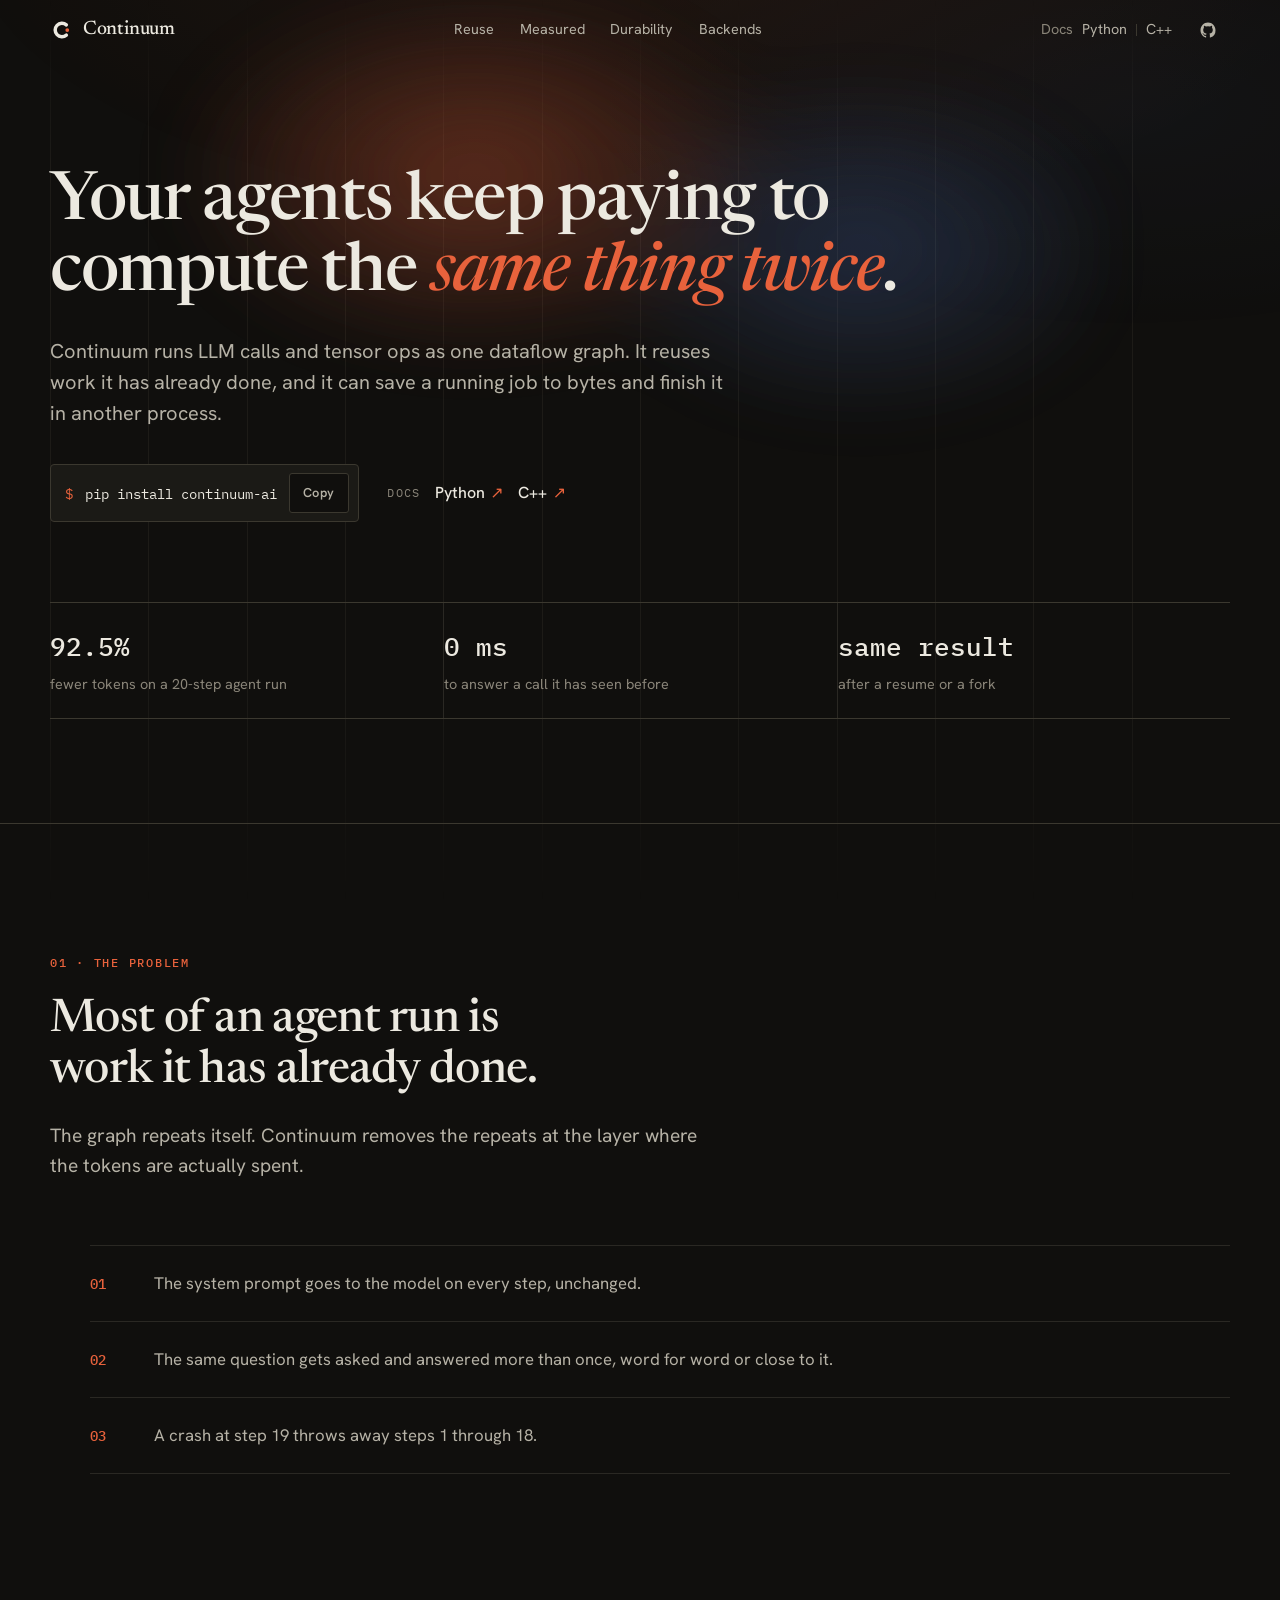
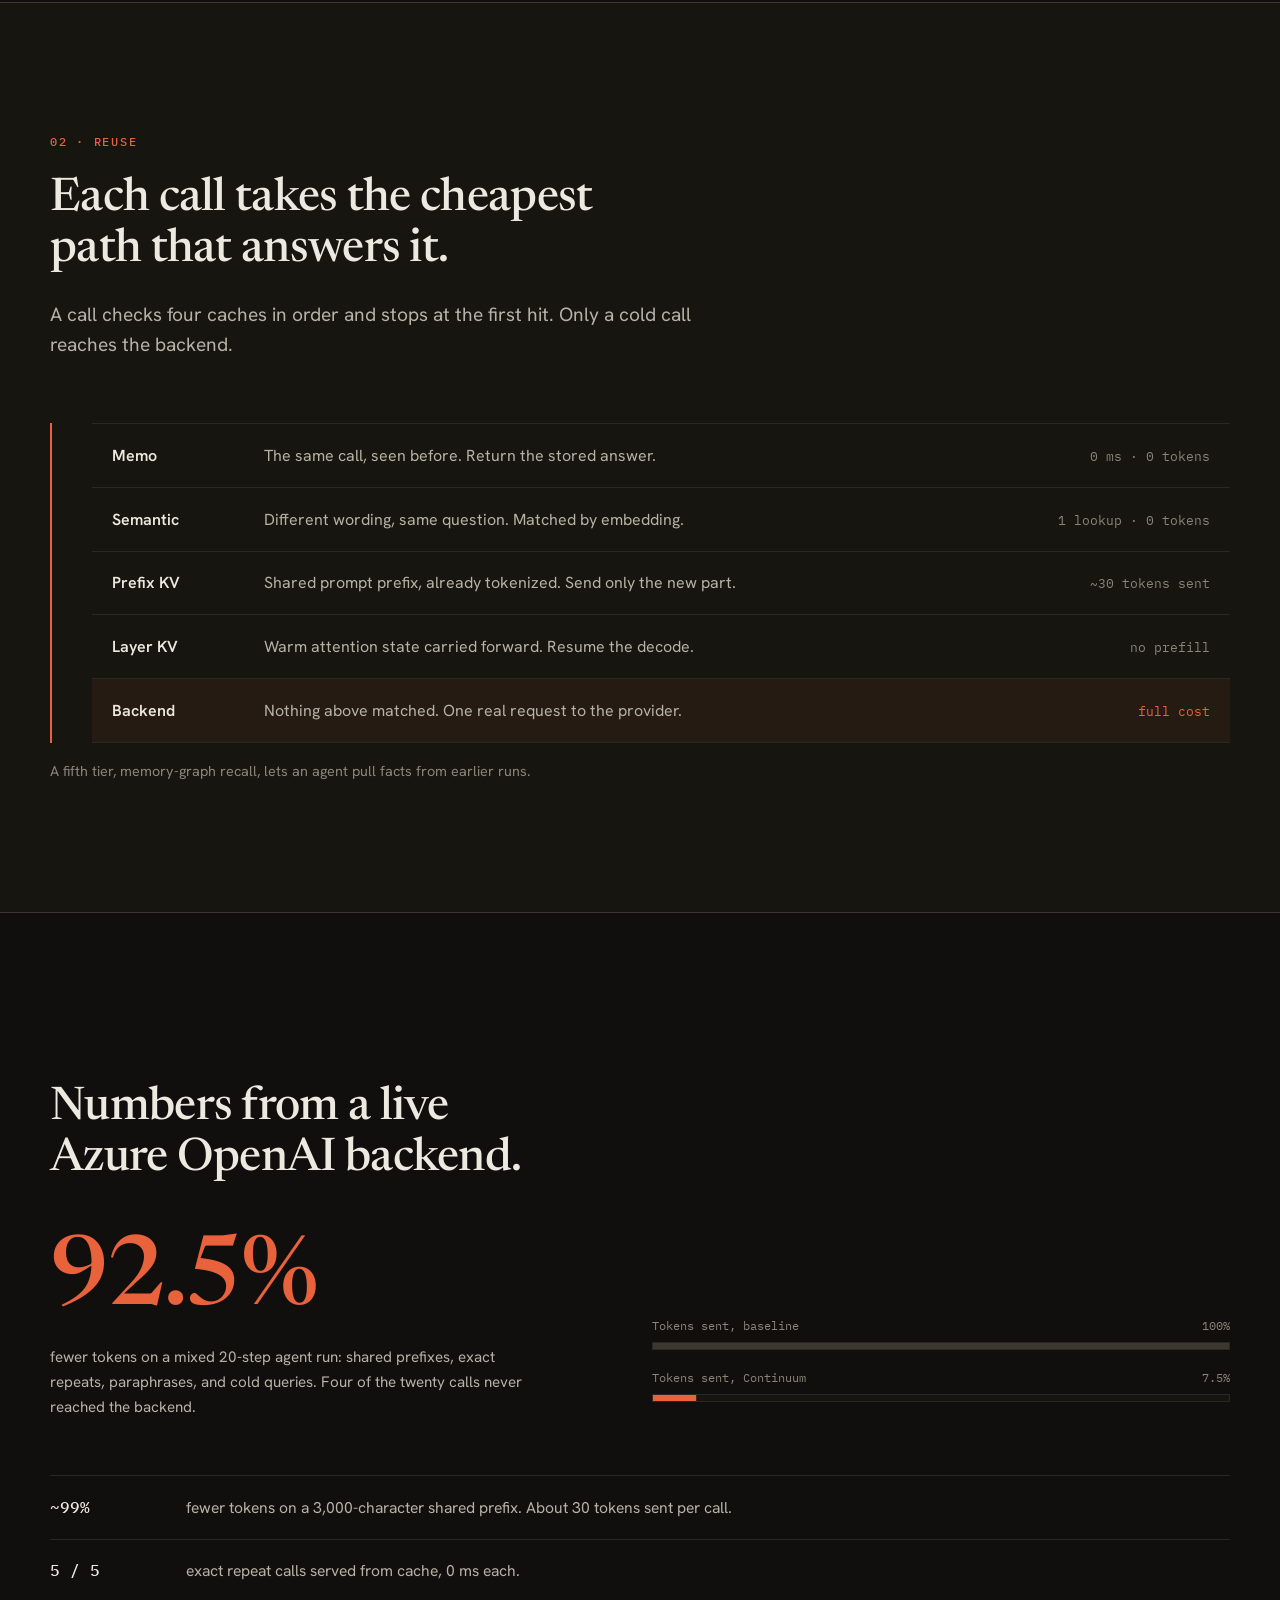
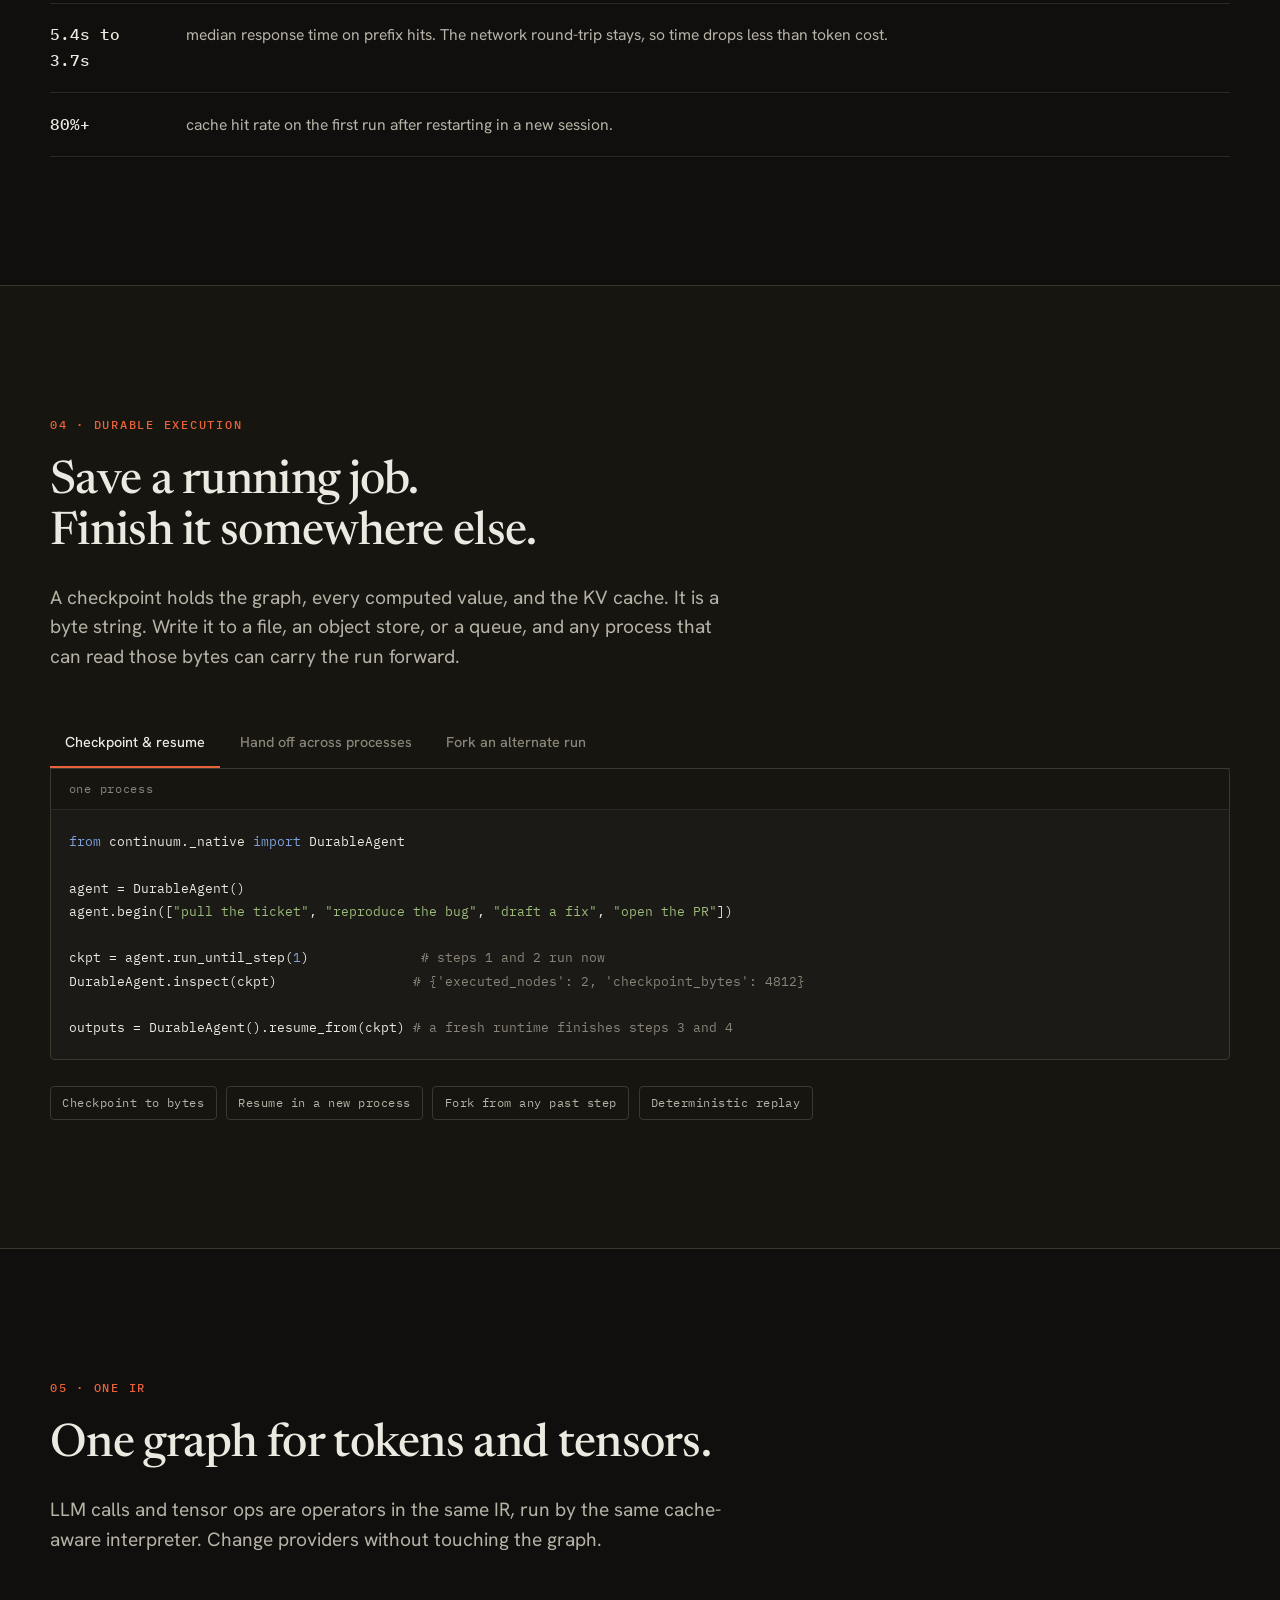
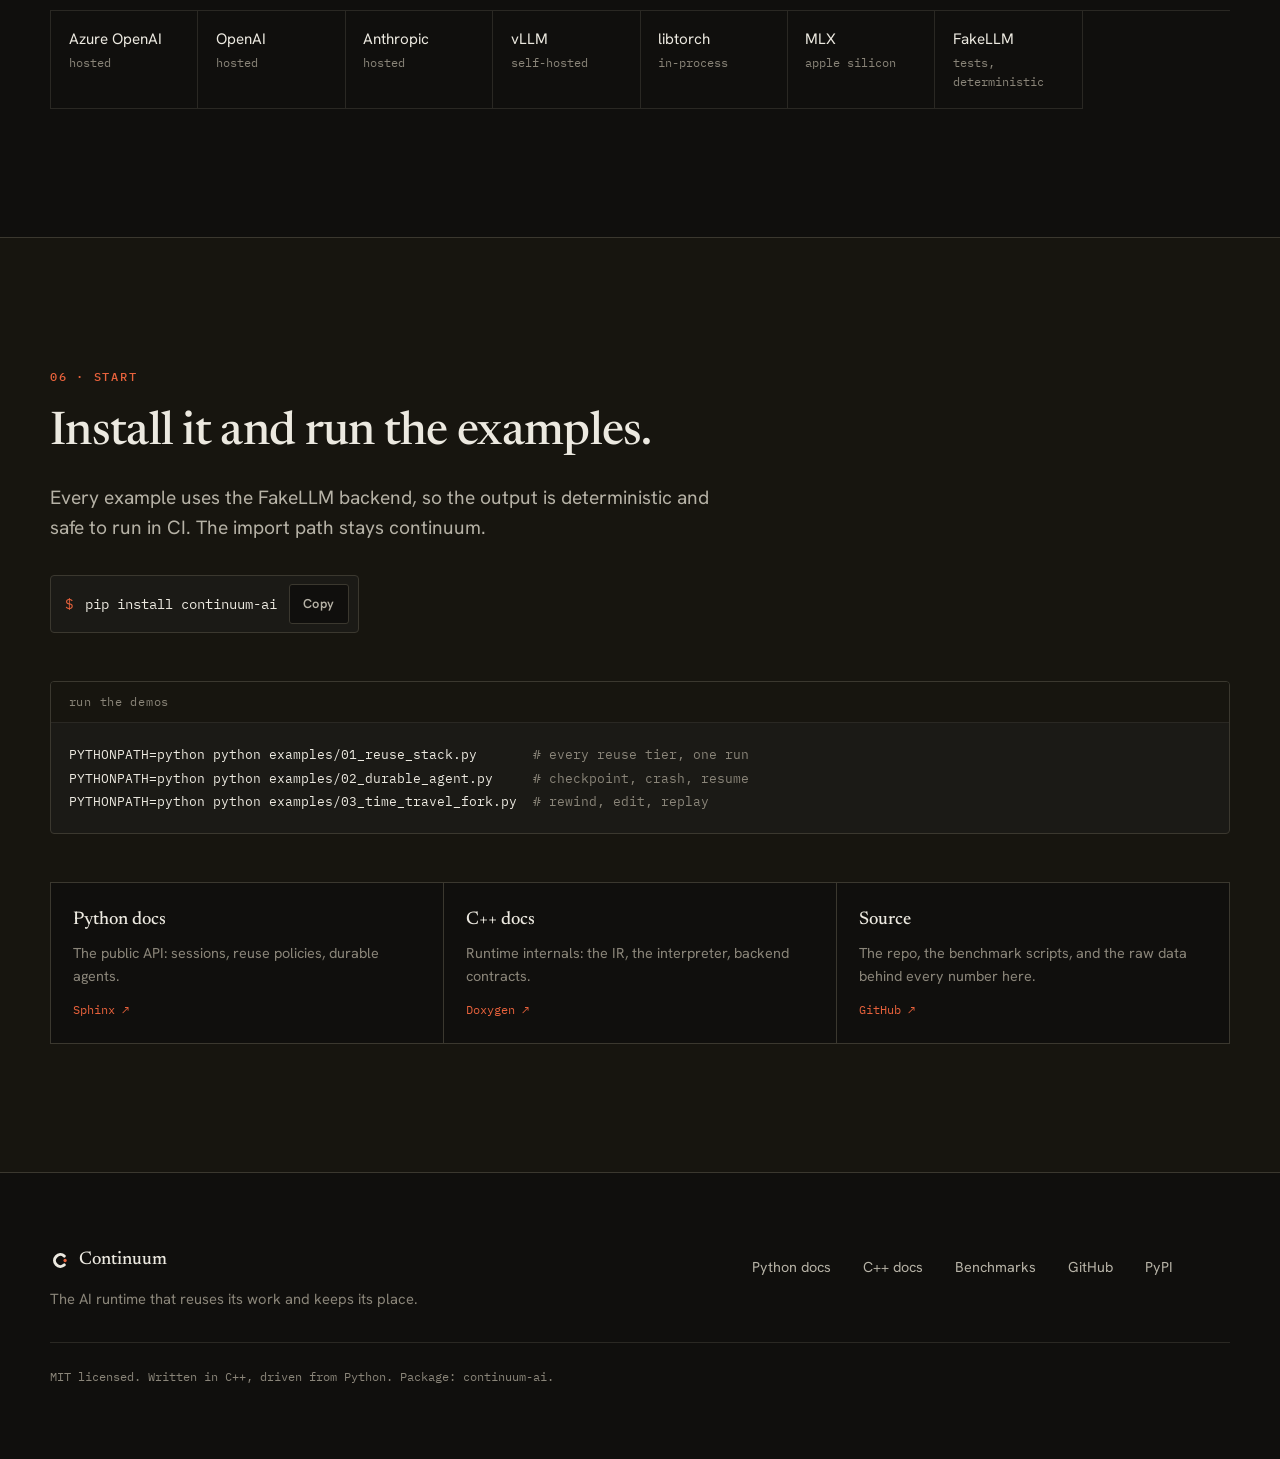
<file: web/index.html>
<!doctype html>
<html lang="en">
<head>
  <meta charset="utf-8" />
  <meta name="viewport" content="width=device-width, initial-scale=1" />
  <title>Continuum, a C++ runtime that reuses its work</title>
  <meta name="description" content="Continuum runs LLM calls and tensor ops as one dataflow graph. It reuses work it has already done, and it can save a running job to bytes and finish it in another process." />
  <meta name="color-scheme" content="dark" />
  <meta name="theme-color" content="#100f0d" />
  <meta property="og:title" content="Continuum" />
  <meta property="og:description" content="A C++ runtime for LLM and tensor workloads. Reuses repeated work; checkpoints a running job to bytes." />
  <meta property="og:type" content="website" />
  <link rel="icon" href="data:image/svg+xml,%3Csvg%20xmlns=%22http://www.w3.org/2000/svg%22%20viewBox=%220%200%2032%2032%22%20fill=%22none%22%3E%3Cpath%20d=%22M21.8%2022.8A9%209%200%201%201%2021.8%209.2%22%20stroke=%22%23e8623c%22%20stroke-width=%224.6%22%20stroke-linecap=%22round%22/%3E%3Ccircle%20cx=%2223%22%20cy=%2216%22%20r=%222.5%22%20fill=%22%23e8623c%22/%3E%3C/svg%3E" />

  <link rel="preconnect" href="https://fonts.googleapis.com" />
  <link rel="preconnect" href="https://fonts.gstatic.com" crossorigin />
  <link href="https://fonts.googleapis.com/css2?family=Newsreader:ital,opsz,wght@0,6..72,400;0,6..72,500;1,6..72,500&family=Hanken+Grotesk:wght@400;500;600&family=IBM+Plex+Mono:wght@400;500&display=swap" rel="stylesheet" />

  <style>
    /* =========================================================
       Continuum landing page
       Dark engineering instrument: warm near-black ground,
       one rust accent, a visible 12-column grid, serif
       statements, mono for data, one slow breathing glow.
       ========================================================= */
    :root {
      --bg:         #100f0d;
      --bg-2:       #17150f;
      --surface:    #1b1a16;
      --ink:        #ece9e0;
      --ink-2:      #b6b2a6;
      --ink-3:      #8a8579;
      --rule:       #2a2823;
      --rule-2:     #3b382f;
      --accent:     #e8623c;
      --accent-dim: #c14a2a;
      --focus:      #6f9bff;

      --serif: "Newsreader", Georgia, "Times New Roman", serif;
      --sans:  "Hanken Grotesk", ui-sans-serif, system-ui, sans-serif;
      --mono:  "IBM Plex Mono", ui-monospace, "SF Mono", Menlo, Consolas, monospace;

      --maxw: 1180px;
      --gutter: clamp(1.25rem, 4vw, 3rem);
      --colgap: 1.5rem;
      --nav-h: 60px;

      /* code token colours */
      --c-cm: #8a8579;
      --c-st: #9bbb7a;
      --c-kw: #7ea2dd;
    }

    *, *::before, *::after { box-sizing: border-box; }
    * { margin: 0; }

    html {
      -webkit-text-size-adjust: 100%;
      scroll-behavior: smooth;
      scroll-padding-top: calc(var(--nav-h) + 28px);
    }
    @media (prefers-reduced-motion: reduce) { html { scroll-behavior: auto; } }

    body {
      font-family: var(--sans);
      font-size: 1rem;
      line-height: 1.62;
      color: var(--ink-2);
      background-color: var(--bg);
      -webkit-font-smoothing: antialiased;
      text-rendering: optimizeLegibility;
      overflow-x: hidden;
    }

    /* a slow, low-contrast glow so the page reads as alive, not static */
    body::after {
      content: "";
      position: fixed;
      inset: 0;
      z-index: 0;
      pointer-events: none;
      background:
        radial-gradient(90% 55% at 50% -8%, rgba(232, 98, 60, 0.10), transparent 62%),
        radial-gradient(70% 45% at 88% 12%, rgba(111, 155, 255, 0.05), transparent 60%);
      opacity: 0.75;
    }

    /* the visible 12-column grid, drawn once, fixed */
    .grid-rules {
      position: fixed;
      inset: 0;
      z-index: 0;
      margin-inline: auto;
      width: min(var(--maxw), calc(100% - (2 * var(--gutter))));
      pointer-events: none;
      background-image: repeating-linear-gradient(
        90deg, var(--rule) 0 1px, transparent 1px calc(100% / 12)
      );
      opacity: 0.5;
      -webkit-mask-image: linear-gradient(180deg, transparent 0, #000 160px, #000 calc(100% - 220px), transparent 100%);
      mask-image: linear-gradient(180deg, transparent 0, #000 160px, #000 calc(100% - 220px), transparent 100%);
    }
    @media (max-width: 1023px) { .grid-rules { display: none; } }

    a { color: inherit; text-decoration: none; }
    a, button { -webkit-tap-highlight-color: transparent; }
    button { touch-action: manipulation; font: inherit; color: inherit; }
    svg { display: block; }
    ::selection { background: rgba(232, 98, 60, 0.24); }

    :focus-visible {
      outline: 2px solid var(--focus);
      outline-offset: 3px;
      border-radius: 2px;
    }

    .sr-only {
      position: absolute; width: 1px; height: 1px;
      padding: 0; margin: -1px; overflow: hidden;
      clip: rect(0 0 0 0); white-space: nowrap; border: 0;
    }
    .skip {
      position: fixed; top: 10px; left: 10px; z-index: 200;
      transform: translateY(-160%);
      background: var(--ink); color: var(--bg);
      padding: 10px 14px; font-family: var(--mono); font-size: 0.8rem;
      transition: transform 0.18s ease;
    }
    .skip:focus { transform: none; }

    /* --- layout primitives --- */
    .shell {
      width: min(var(--maxw), calc(100% - (2 * var(--gutter))));
      margin-inline: auto;
      display: grid;
      grid-template-columns: repeat(12, 1fr);
      column-gap: var(--colgap);
    }
    .band {
      position: relative;
      z-index: 1;
      padding-block: clamp(4.5rem, 10vw, 8rem);
      border-top: 1px solid var(--rule-2);
    }
    .band.alt { background: var(--bg-2); }

    .kicker {
      grid-column: 1 / -1;
      font-family: var(--mono);
      font-size: 0.78rem;
      font-weight: 500;
      letter-spacing: 0.14em;
      text-transform: uppercase;
      color: var(--accent);
      margin-bottom: 1.4rem;
    }
    .statement {
      grid-column: 1 / 9;
      font-family: var(--serif);
      font-weight: 500;
      font-size: clamp(1.8rem, 1.3rem + 2vw, 2.9rem);
      line-height: 1.1;
      letter-spacing: -0.015em;
      color: var(--ink);
      text-wrap: balance;
    }
    .lede {
      grid-column: 1 / 8;
      margin-top: 1.5rem;
      font-size: clamp(1.05rem, 1rem + 0.4vw, 1.2rem);
      line-height: 1.55;
      color: var(--ink-2);
      text-wrap: pretty;
    }
    @media (max-width: 767px) {
      .statement, .lede { grid-column: 1 / -1; }
    }

    /* --- reveal on scroll (opacity + transform only) --- */
    .reveal { opacity: 0; transform: translateY(14px); }
    .reveal.in {
      opacity: 1; transform: none;
      transition: opacity 0.6s ease, transform 0.6s ease;
    }
    @media (prefers-reduced-motion: reduce) {
      .reveal, .reveal.in { opacity: 1; transform: none; transition: none; }
    }

    /* ============ header ============ */
    .nav {
      position: fixed;
      inset: 0 0 auto 0;
      z-index: 100;
      height: var(--nav-h);
      display: flex;
      align-items: center;
      transition: background-color 0.25s ease, box-shadow 0.25s ease;
    }
    .nav[data-scrolled="true"] {
      background: rgba(16, 15, 13, 0.82);
      box-shadow: 0 1px 0 var(--rule-2);
      -webkit-backdrop-filter: saturate(1.3) blur(8px);
      backdrop-filter: saturate(1.3) blur(8px);
    }
    .nav-inner {
      width: min(var(--maxw), calc(100% - (2 * var(--gutter))));
      margin-inline: auto;
      display: flex;
      align-items: center;
      justify-content: space-between;
      gap: 1rem;
    }
    .wordmark {
      display: inline-flex;
      align-items: center;
      gap: 0.55rem;
      font-family: var(--serif);
      font-size: 1.22rem;
      font-weight: 500;
      letter-spacing: -0.01em;
      color: var(--ink);
    }
    .wordmark svg { width: 24px; height: 24px; color: var(--ink); }
    .nav-links { display: flex; align-items: center; gap: 1.6rem; }
    .nav-links a {
      display: inline-flex;
      align-items: center;
      min-height: 44px;
      font-size: 0.9rem;
      color: var(--ink-2);
      transition: color 0.16s ease;
    }
    .nav-links a:hover { color: var(--ink); }
    .nav-right { display: flex; align-items: center; gap: 0.9rem; }
    .nav-docs {
      display: flex;
      align-items: center;
      gap: 0.55rem;
      font-size: 0.9rem;
      color: var(--ink-3);
    }
    .nav-docs a {
      display: inline-flex; align-items: center; min-height: 44px;
      color: var(--ink-2); transition: color 0.16s ease;
    }
    .nav-docs a:hover { color: var(--ink); }
    .nav-docs .sep { width: 1px; height: 12px; background: var(--rule-2); }
    .nav-right .gh {
      display: inline-flex; align-items: center; justify-content: center;
      width: 44px; height: 44px; color: var(--ink-2);
      transition: color 0.16s ease;
    }
    .nav-right .gh:hover { color: var(--ink); }
    @media (max-width: 767px) {
      .nav-links { display: none; }
      .nav-docs .label { display: none; }
    }

    /* ============ hero ============ */
    .hero {
      position: relative;
      z-index: 1;
      padding-top: calc(var(--nav-h) + clamp(3rem, 12vh, 7rem));
      padding-bottom: clamp(3.5rem, 9vw, 6.5rem);
    }
    .hero-aura {
      position: absolute;
      left: 50%;
      top: -6%;
      width: min(920px, 92vw);
      aspect-ratio: 1 / 0.58;
      transform: translateX(-50%);
      z-index: -1;
      pointer-events: none;
      background:
        radial-gradient(48% 50% at 32% 42%, rgba(232, 98, 60, 0.22), transparent 70%),
        radial-gradient(42% 46% at 74% 56%, rgba(111, 155, 255, 0.12), transparent 72%);
      filter: blur(34px);
    }
    @media (prefers-reduced-motion: no-preference) {
      .hero-aura   { animation: breathe 11s ease-in-out infinite; }
      .hero-aura.b { animation: breathe 17s ease-in-out -5s infinite; opacity: 0.8; }
      body::after  { animation: glow 16s ease-in-out infinite; }
    }
    @keyframes breathe {
      0%, 100% { opacity: 0.72; transform: translateX(-50%) scale(1); }
      50%      { opacity: 1;    transform: translateX(-50%) scale(1.06); }
    }
    @keyframes glow {
      0%, 100% { opacity: 0.6; }
      50%      { opacity: 0.95; }
    }
    .hero h1 {
      grid-column: 1 / 10;
      font-family: var(--serif);
      font-weight: 500;
      font-size: clamp(2.4rem, 1.6rem + 3.6vw, 4.2rem);
      line-height: 1.06;
      letter-spacing: -0.02em;
      color: var(--ink);
      text-wrap: balance;
    }
    .hero h1 .mark { color: var(--accent); font-style: italic; }
    .hero p.sub {
      grid-column: 1 / 8;
      margin-top: 1.6rem;
      font-size: clamp(1.05rem, 1rem + 0.45vw, 1.25rem);
      line-height: 1.55;
      color: var(--ink-2);
      text-wrap: pretty;
    }
    .hero .actions {
      grid-column: 1 / -1;
      margin-top: 2.2rem;
      display: flex;
      flex-wrap: wrap;
      align-items: center;
      gap: 1rem 1.75rem;
    }
    @media (max-width: 767px) {
      .hero h1, .hero p.sub { grid-column: 1 / -1; }
    }

    .command {
      display: inline-flex;
      flex-wrap: wrap;
      align-items: center;
      gap: 0.6rem 0.75rem;
      max-width: 100%;
      font-family: var(--mono);
      font-size: 0.9rem;
      color: var(--ink);
      background: var(--surface);
      border: 1px solid var(--rule-2);
      border-radius: 4px;
      padding: 0.5rem 0.6rem 0.5rem 0.85rem;
    }
    .command .sigil { color: var(--accent); user-select: none; }
    .command button {
      display: inline-flex;
      align-items: center;
      min-height: 40px;
      padding: 0 0.85rem;
      font-family: var(--sans);
      font-size: 0.8rem;
      font-weight: 600;
      letter-spacing: 0.02em;
      color: var(--ink-2);
      background: var(--bg);
      border: 1px solid var(--rule-2);
      border-radius: 3px;
      cursor: pointer;
      transition: color 0.16s ease, border-color 0.16s ease;
    }
    .command button:hover { color: var(--ink); border-color: var(--ink-3); }
    .command button[data-done="true"] { color: var(--accent); border-color: var(--accent); }

    .docnav { display: inline-flex; align-items: center; gap: 0.5rem 0.9rem; flex-wrap: wrap; }
    .docnav .lbl { font-family: var(--mono); font-size: 0.76rem; letter-spacing: 0.1em; text-transform: uppercase; color: var(--ink-3); }
    .textlink {
      display: inline-flex;
      align-items: center;
      gap: 0.35rem;
      min-height: 44px;
      font-weight: 500;
      color: var(--ink);
    }
    .textlink .arrow { color: var(--accent); transition: transform 0.16s ease; }
    .textlink:hover { color: var(--accent); }
    .textlink:hover .arrow { transform: translate(2px, -2px); }
    @media (prefers-reduced-motion: reduce) { .textlink:hover .arrow { transform: none; } }

    /* proof strip */
    .proof {
      grid-column: 1 / -1;
      margin-top: clamp(3rem, 7vw, 5rem);
      display: grid;
      grid-template-columns: repeat(3, 1fr);
      border-top: 1px solid var(--rule-2);
      border-bottom: 1px solid var(--rule-2);
    }
    .proof div { padding: 1.4rem 1.5rem 1.4rem 0; border-left: 1px solid var(--rule); }
    .proof div:first-child { border-left: 0; }
    .proof dt {
      font-family: var(--mono);
      font-size: clamp(1.15rem, 0.9rem + 1vw, 1.6rem);
      font-weight: 500;
      font-variant-numeric: tabular-nums;
      color: var(--ink);
    }
    .proof dd { margin-top: 0.35rem; font-size: 0.9rem; color: var(--ink-3); }
    @media (max-width: 620px) {
      .proof { grid-template-columns: 1fr; }
      .proof div { border-left: 0; border-top: 1px solid var(--rule); padding-right: 1.5rem; }
      .proof div:first-child { border-top: 0; }
    }

    /* ============ numbered problem list ============ */
    .points { grid-column: 1 / -1; margin-top: clamp(2.5rem, 5vw, 4rem); }
    .points li {
      list-style: none;
      display: grid;
      grid-template-columns: 3rem 1fr;
      gap: 1rem;
      padding: 1.5rem 0;
      border-top: 1px solid var(--rule);
      font-size: 1.05rem;
      color: var(--ink-2);
    }
    .points li:last-child { border-bottom: 1px solid var(--rule); }
    .points .num {
      font-family: var(--mono);
      font-size: 0.85rem;
      font-weight: 500;
      color: var(--accent);
      padding-top: 0.2rem;
    }

    /* ============ reuse tiers ============ */
    .tiers {
      grid-column: 1 / -1;
      margin-top: clamp(2.5rem, 5vw, 4rem);
      border-left: 2px solid var(--accent);
    }
    .tier {
      list-style: none;
      display: grid;
      grid-template-columns: 8rem 1fr auto;
      align-items: baseline;
      gap: 0.5rem 1.5rem;
      padding: 1.15rem 1.25rem;
      border-top: 1px solid var(--rule);
      transition: background-color 0.16s ease;
    }
    .tier:last-child { border-bottom: 1px solid var(--rule); }
    .tier:hover { background: var(--bg-2); }
    .tier .t-name { font-weight: 600; color: var(--ink); }
    .tier .t-desc { color: var(--ink-2); }
    .tier .t-cost {
      font-family: var(--mono);
      font-size: 0.82rem;
      font-variant-numeric: tabular-nums;
      color: var(--ink-3);
      white-space: nowrap;
    }
    .tier.cold { background: rgba(232, 98, 60, 0.07); }
    .tier.cold .t-cost { color: var(--accent); }
    @media (max-width: 719px) {
      .tier { grid-template-columns: 1fr; gap: 0.3rem; }
      .tier .t-cost { justify-self: start; }
    }
    .tiers-note {
      grid-column: 1 / -1;
      margin-top: 1.1rem;
      font-size: 0.9rem;
      color: var(--ink-3);
    }

    /* ============ measured ============ */
    .bigstat { grid-column: 1 / 6; margin-top: clamp(2rem, 4vw, 3rem); }
    .bigstat .n {
      font-family: var(--serif);
      font-weight: 500;
      font-size: clamp(3rem, 1.5rem + 7vw, 6rem);
      line-height: 1;
      letter-spacing: -0.03em;
      color: var(--accent);
      font-variant-numeric: tabular-nums;
    }
    .bigstat .c { margin-top: 1rem; font-size: 0.95rem; color: var(--ink-2); text-wrap: pretty; }
    .bars { grid-column: 7 / -1; margin-top: clamp(2rem, 4vw, 3rem); align-self: end; }
    .bar-row { margin-bottom: 1.1rem; }
    .bar-row .lbl {
      display: flex; justify-content: space-between;
      font-family: var(--mono); font-size: 0.78rem;
      font-variant-numeric: tabular-nums; color: var(--ink-3);
      margin-bottom: 0.4rem;
    }
    .bar-track { height: 8px; background: var(--bg-2); border: 1px solid var(--rule); }
    .bar-fill { height: 100%; transform: scaleX(0); transform-origin: left; transition: transform 1s ease; }
    .bar-fill.base { background: var(--rule-2); }
    .bar-fill.cont { background: var(--accent); }
    @media (prefers-reduced-motion: reduce) { .bar-fill { transition: none; } }
    @media (max-width: 767px) { .bigstat, .bars { grid-column: 1 / -1; } }

    .results { grid-column: 1 / -1; margin-top: clamp(2.5rem, 5vw, 3.5rem); }
    .results div {
      display: grid;
      grid-template-columns: 7rem 1fr;
      gap: 1rem 1.5rem;
      padding: 1.15rem 0;
      border-top: 1px solid var(--rule);
    }
    .results div:last-child { border-bottom: 1px solid var(--rule); }
    .results dt {
      font-family: var(--mono);
      font-weight: 500;
      font-variant-numeric: tabular-nums;
      color: var(--ink);
    }
    .results dd { color: var(--ink-2); font-size: 0.98rem; text-wrap: pretty; }
    @media (max-width: 559px) { .results div { grid-template-columns: 1fr; gap: 0.3rem; } }

    /* ============ code + tabs ============ */
    .tabs { grid-column: 1 / -1; margin-top: clamp(2rem, 4vw, 3rem); }
    .pills {
      display: flex;
      flex-wrap: wrap;
      gap: 0.25rem;
      border-bottom: 1px solid var(--rule-2);
      margin-bottom: -1px;
    }
    .pills button {
      appearance: none;
      background: transparent;
      border: 0;
      border-bottom: 2px solid transparent;
      padding: 0.7rem 0.95rem;
      min-height: 44px;
      font-size: 0.9rem;
      font-weight: 500;
      color: var(--ink-3);
      cursor: pointer;
      transition: color 0.16s ease, border-color 0.16s ease;
    }
    .pills button:hover { color: var(--ink-2); }
    .pills button[aria-selected="true"] {
      color: var(--ink);
      border-bottom-color: var(--accent);
    }
    .code {
      grid-column: 1 / -1;
      background: var(--surface);
      border: 1px solid var(--rule-2);
      border-radius: 0 4px 4px 4px;
      overflow: hidden;
    }
    .code figcaption {
      font-family: var(--mono);
      font-size: 0.76rem;
      letter-spacing: 0.06em;
      color: var(--ink-3);
      padding: 0.65rem 1.1rem;
      border-bottom: 1px solid var(--rule);
      background: var(--bg-2);
    }
    .code pre {
      margin: 0;
      padding: 1.25rem 1.1rem;
      overflow-x: auto;
      font-family: var(--mono);
      font-size: 0.83rem;
      line-height: 1.75;
      color: var(--ink);
      -webkit-overflow-scrolling: touch;
    }
    .code .cm { color: var(--c-cm); }
    .code .st { color: var(--c-st); }
    .code .kw { color: var(--c-kw); }
    .code + .code { margin-top: 1rem; }
    .panel-note {
      margin-top: 0.9rem;
      font-size: 0.9rem;
      color: var(--ink-3);
      max-width: 62ch;
      text-wrap: pretty;
    }

    .tags { grid-column: 1 / -1; margin-top: 1.6rem; display: flex; flex-wrap: wrap; gap: 0.6rem; }
    .tag {
      font-family: var(--mono);
      font-size: 0.76rem;
      letter-spacing: 0.04em;
      color: var(--ink-2);
      border: 1px solid var(--rule-2);
      border-radius: 4px;
      padding: 0.4rem 0.7rem;
    }

    /* ============ backends ============ */
    .backends {
      grid-column: 1 / -1;
      margin-top: clamp(2.5rem, 5vw, 3.5rem);
      display: grid;
      grid-template-columns: repeat(auto-fill, minmax(9rem, 1fr));
      border-left: 1px solid var(--rule);
      border-top: 1px solid var(--rule);
    }
    .backends span {
      padding: 1rem 1.1rem;
      font-size: 0.95rem;
      color: var(--ink);
      border-right: 1px solid var(--rule);
      border-bottom: 1px solid var(--rule);
    }
    .backends span small {
      display: block;
      font-family: var(--mono);
      font-size: 0.72rem;
      color: var(--ink-3);
      margin-top: 0.15rem;
    }

    /* ============ start ============ */
    .doclinks {
      grid-column: 1 / -1;
      margin-top: clamp(2rem, 4vw, 3rem);
      display: grid;
      grid-template-columns: repeat(auto-fit, minmax(15rem, 1fr));
      gap: 1px;
      background: var(--rule-2);
      border: 1px solid var(--rule-2);
    }
    .doclinks a {
      display: flex;
      flex-direction: column;
      gap: 0.4rem;
      padding: 1.4rem 1.4rem 1.5rem;
      background: var(--bg);
      transition: background-color 0.16s ease;
    }
    .doclinks a:hover { background: var(--bg-2); }
    .doclinks .h { font-family: var(--serif); font-size: 1.15rem; font-weight: 500; color: var(--ink); }
    .doclinks .d { font-size: 0.9rem; color: var(--ink-3); }
    .doclinks .go { font-family: var(--mono); font-size: 0.76rem; color: var(--accent); margin-top: 0.3rem; }

    /* ============ footer ============ */
    footer {
      position: relative;
      z-index: 1;
      border-top: 1px solid var(--rule-2);
      padding-block: clamp(3rem, 6vw, 4.5rem);
    }
    .foot {
      display: grid;
      grid-template-columns: repeat(12, 1fr);
      column-gap: var(--colgap);
      row-gap: 2rem;
      width: min(var(--maxw), calc(100% - (2 * var(--gutter))));
      margin-inline: auto;
    }
    .foot .about { grid-column: 1 / 6; }
    .foot .about .fm {
      display: inline-flex; align-items: center; gap: 0.5rem;
      font-family: var(--serif); font-size: 1.15rem; font-weight: 500; color: var(--ink);
    }
    .foot .about .fm svg { width: 21px; height: 21px; }
    .foot .about p { margin-top: 0.5rem; font-size: 0.92rem; color: var(--ink-3); }
    .foot nav { grid-column: 8 / -1; display: flex; flex-wrap: wrap; gap: 0.6rem 2rem; align-content: start; }
    .foot nav a { font-size: 0.9rem; color: var(--ink-2); min-height: 44px; display: inline-flex; align-items: center; }
    .foot nav a:hover { color: var(--accent); }
    .foot .meta {
      grid-column: 1 / -1;
      font-family: var(--mono);
      font-size: 0.76rem;
      color: var(--ink-3);
      padding-top: 1.5rem;
      border-top: 1px solid var(--rule);
    }
    @media (max-width: 767px) {
      .foot .about, .foot nav { grid-column: 1 / -1; }
    }
  </style>
</head>
<body>
  <a class="skip" href="#main">Skip to content</a>
  <div class="grid-rules" aria-hidden="true"></div>

  <svg width="0" height="0" style="position:absolute" aria-hidden="true" focusable="false">
    <symbol id="logo" viewBox="0 0 32 32">
      <path d="M21.8 22.8A9 9 0 1 1 21.8 9.2" fill="none" stroke="currentColor"
            stroke-width="4.6" stroke-linecap="round" />
      <circle cx="23" cy="16" r="2.5" fill="#e8623c" />
    </symbol>
  </svg>

  <header class="nav" id="nav">
    <div class="nav-inner">
      <a class="wordmark" href="#top" aria-label="Continuum, home">
        <svg aria-hidden="true"><use href="#logo" /></svg>
        <span translate="no">Continuum</span>
      </a>
      <nav class="nav-links" aria-label="Primary">
        <a href="#reuse">Reuse</a>
        <a href="#measured">Measured</a>
        <a href="#durable">Durability</a>
        <a href="#backends">Backends</a>
      </nav>
      <div class="nav-right">
        <span class="nav-docs">
          <span class="label">Docs</span>
          <a href="https://ct.rithul.dev/python/">Python</a>
          <span class="sep" aria-hidden="true"></span>
          <a href="https://ct.rithul.dev/cpp/">C++</a>
        </span>
        <a class="gh" href="https://github.com/rithulkamesh/continuum" aria-label="Continuum on GitHub">
          <svg width="18" height="18" viewBox="0 0 24 24" fill="currentColor" aria-hidden="true"><path d="M12 2C6.48 2 2 6.58 2 12.25c0 4.53 2.87 8.37 6.84 9.73.5.1.68-.22.68-.48 0-.24-.01-.87-.01-1.7-2.78.62-3.37-1.37-3.37-1.37-.46-1.18-1.11-1.5-1.11-1.5-.9-.63.07-.62.07-.62 1 .07 1.53 1.05 1.53 1.05.89 1.56 2.34 1.11 2.91.85.09-.66.35-1.11.63-1.37-2.22-.26-4.55-1.14-4.55-5.06 0-1.12.39-2.03 1.03-2.75-.1-.26-.45-1.3.1-2.7 0 0 .84-.28 2.75 1.05a9.3 9.3 0 015 0c1.91-1.33 2.75-1.05 2.75-1.05.55 1.4.2 2.44.1 2.7.64.72 1.03 1.63 1.03 2.75 0 3.93-2.34 4.79-4.57 5.05.36.32.68.94.68 1.9 0 1.37-.01 2.48-.01 2.82 0 .26.18.59.69.48A10.02 10.02 0 0022 12.25C22 6.58 17.52 2 12 2z"/></svg>
        </a>
      </div>
    </div>
  </header>

  <main id="main">
    <section class="hero shell" id="top">
      <div class="hero-aura" aria-hidden="true"></div>
      <div class="hero-aura b" aria-hidden="true"></div>
      <h1 class="reveal">Your agents keep paying to compute the <span class="mark">same thing twice</span>.</h1>
      <p class="sub reveal">
        Continuum runs LLM calls and tensor ops as one dataflow graph. It reuses
        work it has already done, and it can save a running job to bytes and
        finish it in another process.
      </p>
      <div class="actions reveal">
        <span class="command">
          <span class="sigil" aria-hidden="true">$</span>
          <span translate="no">pip install continuum-ai</span>
          <button type="button" data-copy="pip install continuum-ai" aria-label="Copy the install command">Copy</button>
        </span>
        <span class="docnav">
          <span class="lbl">Docs</span>
          <a class="textlink" href="https://ct.rithul.dev/python/">Python <span class="arrow" aria-hidden="true">&#8599;</span></a>
          <a class="textlink" href="https://ct.rithul.dev/cpp/">C++ <span class="arrow" aria-hidden="true">&#8599;</span></a>
        </span>
      </div>
      <dl class="proof reveal">
        <div><dt>92.5%</dt><dd>fewer tokens on a 20-step agent run</dd></div>
        <div><dt>0&nbsp;ms</dt><dd>to answer a call it has seen before</dd></div>
        <div><dt>same result</dt><dd>after a resume or a fork</dd></div>
      </dl>
    </section>

    <section class="band" id="problem">
      <div class="shell">
        <p class="kicker reveal">01 &middot; The problem</p>
        <h2 class="statement reveal">Most of an agent run is work it has already done.</h2>
        <p class="lede reveal">
          The graph repeats itself. Continuum removes the repeats at the layer
          where the tokens are actually spent.
        </p>
        <ol class="points reveal">
          <li><span class="num">01</span><span>The system prompt goes to the model on every step, unchanged.</span></li>
          <li><span class="num">02</span><span>The same question gets asked and answered more than once, word for word or close to it.</span></li>
          <li><span class="num">03</span><span>A crash at step 19 throws away steps 1 through 18.</span></li>
        </ol>
      </div>
    </section>

    <section class="band alt" id="reuse">
      <div class="shell">
        <p class="kicker reveal">02 &middot; Reuse</p>
        <h2 class="statement reveal">Each call takes the cheapest path that answers it.</h2>
        <p class="lede reveal">
          A call checks four caches in order and stops at the first hit. Only a
          cold call reaches the backend.
        </p>
        <ol class="tiers reveal">
          <li class="tier">
            <span class="t-name">Memo</span>
            <span class="t-desc">The same call, seen before. Return the stored answer.</span>
            <span class="t-cost">0 ms &middot; 0 tokens</span>
          </li>
          <li class="tier">
            <span class="t-name">Semantic</span>
            <span class="t-desc">Different wording, same question. Matched by embedding.</span>
            <span class="t-cost">1 lookup &middot; 0 tokens</span>
          </li>
          <li class="tier">
            <span class="t-name">Prefix KV</span>
            <span class="t-desc">Shared prompt prefix, already tokenized. Send only the new part.</span>
            <span class="t-cost">~30 tokens sent</span>
          </li>
          <li class="tier">
            <span class="t-name">Layer KV</span>
            <span class="t-desc">Warm attention state carried forward. Resume the decode.</span>
            <span class="t-cost">no prefill</span>
          </li>
          <li class="tier cold">
            <span class="t-name">Backend</span>
            <span class="t-desc">Nothing above matched. One real request to the provider.</span>
            <span class="t-cost">full cost</span>
          </li>
        </ol>
        <p class="tiers-note reveal">
          A fifth tier, memory-graph recall, lets an agent pull facts from earlier runs.
        </p>
      </div>
    </section>

    <section class="band" id="measured">
      <div class="shell">
        <p class="kicker reveal">03 &middot; Measured</p>
        <h2 class="statement reveal">Numbers from a live Azure OpenAI backend.</h2>
        <div class="bigstat reveal">
          <div class="n">92.5%</div>
          <p class="c">
            fewer tokens on a mixed 20-step agent run: shared prefixes, exact
            repeats, paraphrases, and cold queries. Four of the twenty calls
            never reached the backend.
          </p>
        </div>
        <div class="bars reveal" id="bars">
          <div class="bar-row">
            <span class="lbl"><span>Tokens sent, baseline</span><span>100%</span></span>
            <div class="bar-track"><div class="bar-fill base" style="transform:scaleX(1)"></div></div>
          </div>
          <div class="bar-row">
            <span class="lbl"><span>Tokens sent, Continuum</span><span>7.5%</span></span>
            <div class="bar-track"><div class="bar-fill cont" data-scale="0.075"></div></div>
          </div>
        </div>
        <dl class="results reveal">
          <div><dt>~99%</dt><dd>fewer tokens on a 3,000-character shared prefix. About 30 tokens sent per call.</dd></div>
          <div><dt>5 / 5</dt><dd>exact repeat calls served from cache, 0 ms each.</dd></div>
          <div><dt>5.4s to 3.7s</dt><dd>median response time on prefix hits. The network round-trip stays, so time drops less than token cost.</dd></div>
          <div><dt>80%+</dt><dd>cache hit rate on the first run after restarting in a new session.</dd></div>
        </dl>
      </div>
    </section>

    <section class="band alt" id="durable">
      <div class="shell">
        <p class="kicker reveal">04 &middot; Durable execution</p>
        <h2 class="statement reveal">Save a running job. Finish it somewhere else.</h2>
        <p class="lede reveal">
          A checkpoint holds the graph, every computed value, and the KV cache.
          It is a byte string. Write it to a file, an object store, or a queue,
          and any process that can read those bytes can carry the run forward.
        </p>

        <div class="tabs reveal">
          <div class="pills" role="tablist" aria-label="Durable execution examples">
            <button type="button" role="tab" id="tab-1" aria-controls="panel-1" aria-selected="true">Checkpoint &amp; resume</button>
            <button type="button" role="tab" id="tab-2" aria-controls="panel-2" aria-selected="false" tabindex="-1">Hand off across processes</button>
            <button type="button" role="tab" id="tab-3" aria-controls="panel-3" aria-selected="false" tabindex="-1">Fork an alternate run</button>
          </div>

          <figure class="code" role="tabpanel" id="panel-1" aria-labelledby="tab-1" tabindex="0">
            <figcaption translate="no">one process</figcaption>
<pre><span class="kw">from</span> continuum._native <span class="kw">import</span> DurableAgent

agent = DurableAgent()
agent.begin([<span class="st">"pull the ticket"</span>, <span class="st">"reproduce the bug"</span>, <span class="st">"draft a fix"</span>, <span class="st">"open the PR"</span>])

ckpt = agent.run_until_step(<span class="kw">1</span>)              <span class="cm"># steps 1 and 2 run now</span>
DurableAgent.inspect(ckpt)                 <span class="cm"># {'executed_nodes': 2, 'checkpoint_bytes': 4812}</span>

outputs = DurableAgent().resume_from(ckpt) <span class="cm"># a fresh runtime finishes steps 3 and 4</span></pre>
          </figure>

          <figure class="code" role="tabpanel" id="panel-2" aria-labelledby="tab-2" tabindex="0" hidden>
            <figcaption translate="no">three processes, sharing only a file</figcaption>
<pre><span class="cm">#  plan.py  ·  a small box: run the cheap steps, then park the job</span>
<span class="kw">from</span> pathlib <span class="kw">import</span> Path
<span class="kw">from</span> continuum._native <span class="kw">import</span> DurableAgent

agent = DurableAgent()
agent.begin([<span class="st">"pull the ticket"</span>, <span class="st">"reproduce the bug"</span>, <span class="st">"draft a fix"</span>, <span class="st">"open the PR"</span>])
Path(<span class="st">"job.ckpt"</span>).write_bytes(agent.run_until_step(<span class="kw">1</span>))   <span class="cm"># steps 1-2, a few KB</span>


<span class="cm">#  work.py  ·  a different process, a GPU box, an hour later</span>
<span class="kw">from</span> pathlib <span class="kw">import</span> Path
<span class="kw">from</span> continuum._native <span class="kw">import</span> DurableAgent

outputs = DurableAgent().resume_from(Path(<span class="st">"job.ckpt"</span>).read_bytes())
Path(<span class="st">"job.result"</span>).write_text(repr(outputs))            <span class="cm"># steps 3-4 finish here</span>


<span class="cm">#  audit.py  ·  a third process, anywhere, replays the same bytes</span>
<span class="kw">from</span> pathlib <span class="kw">import</span> Path
<span class="kw">from</span> continuum._native <span class="kw">import</span> DurableAgent

blob = Path(<span class="st">"job.ckpt"</span>).read_bytes()
<span class="kw">assert</span> DurableAgent().resume_from(blob) == DurableAgent().resume_from(blob)</pre>
          </figure>
          <p class="panel-note" id="note-2" hidden>
            No shared variable, no message bus. The checkpoint carries the KV cache
            with it, so <code>work.py</code> resumes warm, and every reader gets the
            same result.
          </p>

          <figure class="code" role="tabpanel" id="panel-3" aria-labelledby="tab-3" tabindex="0" hidden>
            <figcaption translate="no">rewind, edit one step, replay</figcaption>
<pre><span class="kw">from</span> continuum._native <span class="kw">import</span> DurableAgent

rec = DurableAgent()
rec.begin([<span class="st">"summarize the bug"</span>, <span class="st">"find the module"</span>, <span class="st">"draft a fix"</span>, <span class="st">"write the changelog"</span>])
ckpt = rec.run_until_step(<span class="kw">1</span>)               <span class="cm"># steps 1 and 2 executed</span>
step_4 = rec.prompt_node_ids[<span class="kw">3</span>]            <span class="cm"># the step-4 prompt, still pending</span>

real = DurableAgent().resume_from(ckpt)
what_if = DurableAgent().resume_from(
    DurableAgent.fork(ckpt, step_4, <span class="st">"write a haiku instead"</span>),
)
<span class="cm"># steps 1-3 replay bit for bit; only step 4 and its output diverge</span></pre>
          </figure>
        </div>

        <div class="tags reveal">
          <span class="tag">Checkpoint to bytes</span>
          <span class="tag">Resume in a new process</span>
          <span class="tag">Fork from any past step</span>
          <span class="tag">Deterministic replay</span>
        </div>
      </div>
    </section>

    <section class="band" id="backends">
      <div class="shell">
        <p class="kicker reveal">05 &middot; One IR</p>
        <h2 class="statement reveal">One graph for tokens and tensors.</h2>
        <p class="lede reveal">
          LLM calls and tensor ops are operators in the same IR, run by the same
          cache-aware interpreter. Change providers without touching the graph.
        </p>
        <div class="backends reveal">
          <span>Azure OpenAI <small>hosted</small></span>
          <span>OpenAI <small>hosted</small></span>
          <span>Anthropic <small>hosted</small></span>
          <span>vLLM <small>self-hosted</small></span>
          <span>libtorch <small>in-process</small></span>
          <span>MLX <small>apple silicon</small></span>
          <span>FakeLLM <small>tests, deterministic</small></span>
        </div>
      </div>
    </section>

    <section class="band alt" id="start">
      <div class="shell">
        <p class="kicker reveal">06 &middot; Start</p>
        <h2 class="statement reveal">Install it and run the examples.</h2>
        <p class="lede reveal">
          Every example uses the FakeLLM backend, so the output is deterministic
          and safe to run in CI. The import path stays <span translate="no">continuum</span>.
        </p>
        <div class="actions reveal" style="grid-column:1/-1;margin-top:2rem;display:flex;flex-wrap:wrap;gap:1rem">
          <span class="command">
            <span class="sigil" aria-hidden="true">$</span>
            <span translate="no">pip install continuum-ai</span>
            <button type="button" data-copy="pip install continuum-ai" aria-label="Copy the install command">Copy</button>
          </span>
        </div>
        <figure class="code reveal" style="border-radius:4px;margin-top:clamp(2rem,4vw,3rem)">
          <figcaption translate="no">run the demos</figcaption>
<pre>PYTHONPATH=python python examples/01_reuse_stack.py       <span class="cm"># every reuse tier, one run</span>
PYTHONPATH=python python examples/02_durable_agent.py     <span class="cm"># checkpoint, crash, resume</span>
PYTHONPATH=python python examples/03_time_travel_fork.py  <span class="cm"># rewind, edit, replay</span></pre>
        </figure>
        <div class="doclinks reveal">
          <a href="https://ct.rithul.dev/python/">
            <span class="h">Python docs</span>
            <span class="d">The public API: sessions, reuse policies, durable agents.</span>
            <span class="go">Sphinx &#8599;</span>
          </a>
          <a href="https://ct.rithul.dev/cpp/">
            <span class="h">C++ docs</span>
            <span class="d">Runtime internals: the IR, the interpreter, backend contracts.</span>
            <span class="go">Doxygen &#8599;</span>
          </a>
          <a href="https://github.com/rithulkamesh/continuum">
            <span class="h">Source</span>
            <span class="d">The repo, the benchmark scripts, and the raw data behind every number here.</span>
            <span class="go">GitHub &#8599;</span>
          </a>
        </div>
      </div>
    </section>
  </main>

  <footer>
    <div class="foot">
      <div class="about">
        <span class="fm"><svg aria-hidden="true"><use href="#logo" /></svg><span translate="no">Continuum</span></span>
        <p>The AI runtime that reuses its work and keeps its place.</p>
      </div>
      <nav aria-label="Footer">
        <a href="https://ct.rithul.dev/python/">Python docs</a>
        <a href="https://ct.rithul.dev/cpp/">C++ docs</a>
        <a href="https://github.com/rithulkamesh/continuum/blob/master/docs/benchmarks.md">Benchmarks</a>
        <a href="https://github.com/rithulkamesh/continuum">GitHub</a>
        <a href="https://pypi.org/project/continuum-ai/">PyPI</a>
      </nav>
      <p class="meta">MIT licensed. Written in C++, driven from Python. Package: continuum-ai.</p>
    </div>
  </footer>

  <span class="sr-only" role="status" aria-live="polite" id="copy-status"></span>

  <script>
    (function () {
      "use strict";
      var reduce = window.matchMedia("(prefers-reduced-motion: reduce)").matches;

      /* ---- copy buttons ---- */
      var status = document.getElementById("copy-status");
      document.addEventListener("click", function (e) {
        var btn = e.target.closest("button[data-copy]");
        if (!btn) return;
        var text = btn.getAttribute("data-copy");
        var mark = function () {
          var label = btn.textContent;
          btn.textContent = "Copied";
          btn.setAttribute("data-done", "true");
          if (status) status.textContent = "Copied to clipboard";
          window.setTimeout(function () {
            btn.textContent = label;
            btn.removeAttribute("data-done");
          }, 1600);
        };
        if (navigator.clipboard && navigator.clipboard.writeText) {
          navigator.clipboard.writeText(text).then(mark, mark);
        } else {
          var ta = document.createElement("textarea");
          ta.value = text;
          document.body.appendChild(ta);
          ta.select();
          try { document.execCommand("copy"); } catch (err) {}
          ta.remove();
          mark();
        }
      });

      /* ---- nav background on scroll ---- */
      var nav = document.getElementById("nav");
      var onScroll = function () {
        nav.setAttribute("data-scrolled", String(window.scrollY > 16));
      };
      onScroll();
      window.addEventListener("scroll", onScroll, { passive: true });

      /* ---- tabs (WAI-ARIA tabs pattern) ---- */
      var tablist = document.querySelector('[role="tablist"]');
      if (tablist) {
        var tabs = Array.prototype.slice.call(tablist.querySelectorAll('[role="tab"]'));
        var note2 = document.getElementById("note-2");
        var select = function (tab, focus) {
          tabs.forEach(function (t) {
            var on = t === tab;
            t.setAttribute("aria-selected", String(on));
            t.tabIndex = on ? 0 : -1;
            var panel = document.getElementById(t.getAttribute("aria-controls"));
            if (panel) panel.hidden = !on;
          });
          if (note2) note2.hidden = tab.id !== "tab-2";
          if (focus) tab.focus();
        };
        tablist.addEventListener("click", function (e) {
          var tab = e.target.closest('[role="tab"]');
          if (tab) select(tab, false);
        });
        tablist.addEventListener("keydown", function (e) {
          var i = tabs.indexOf(document.activeElement);
          if (i < 0) return;
          var next = null;
          if (e.key === "ArrowRight" || e.key === "ArrowDown") next = tabs[(i + 1) % tabs.length];
          else if (e.key === "ArrowLeft" || e.key === "ArrowUp") next = tabs[(i - 1 + tabs.length) % tabs.length];
          else if (e.key === "Home") next = tabs[0];
          else if (e.key === "End") next = tabs[tabs.length - 1];
          if (next) { e.preventDefault(); select(next, true); }
        });
      }

      /* ---- reveal + bar fill ---- */
      var revealables = [].slice.call(document.querySelectorAll(".reveal"));
      var fillBars = function () {
        var cont = document.querySelector("#bars .bar-fill.cont");
        if (!cont) return;
        var s = cont.getAttribute("data-scale") || "0.075";
        if (reduce) { cont.style.transform = "scaleX(" + s + ")"; return; }
        window.requestAnimationFrame(function () {
          cont.style.transform = "scaleX(" + s + ")";
        });
      };

      if (reduce || !("IntersectionObserver" in window)) {
        revealables.forEach(function (el) { el.classList.add("in"); });
        fillBars();
      } else {
        var io = new IntersectionObserver(function (entries) {
          entries.forEach(function (en) {
            if (!en.isIntersecting) return;
            io.unobserve(en.target);
            en.target.classList.add("in");
            if (en.target.id === "bars") fillBars();
          });
        }, { threshold: 0.16, rootMargin: "0px 0px -48px 0px" });
        revealables.forEach(function (el) { io.observe(el); });
      }
    })();
  </script>
</body>
</html>
</file>
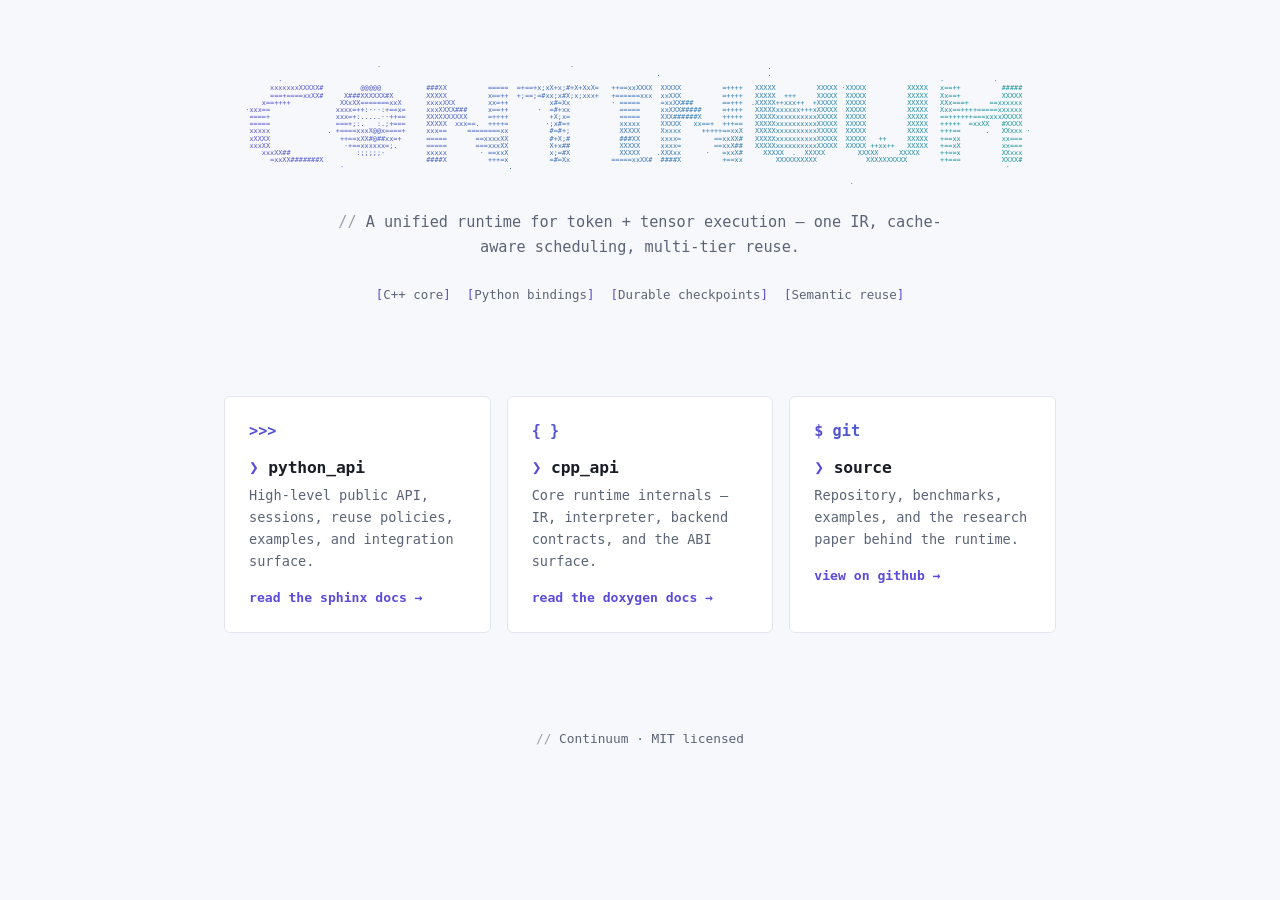
<file: docs/site/index.html>
<!doctype html>
<html lang="en">
<head>
  <meta charset="utf-8" />
  <meta name="viewport" content="width=device-width, initial-scale=1" />
  <title>Continuum — Docs</title>
  <style>
    :root {
      --bg: #0b0d12;
      --panel: #12151d;
      --panel-hover: #171b26;
      --border: #232838;
      --text: #e7eaf2;
      --muted: #9aa3b5;
      --accent: #7c6cff;
      --accent2: #4ecdc4;
    }
    * { box-sizing: border-box; margin: 0; }
    :root { --mono: ui-monospace, "SF Mono", Menlo, Consolas, monospace; }
    body {
      font-family: var(--mono);
      background: var(--bg);
      color: var(--text);
      min-height: 100vh;
      display: flex;
      flex-direction: column;
      align-items: center;
      line-height: 1.6;
    }
    main { max-width: 880px; width: 100%; padding: 0 1.5rem 4rem; }
    .hero { padding: 4rem 0 3rem; text-align: center; }
    .hero h1 {
      position: absolute;
      width: 1px; height: 1px;
      overflow: hidden;
      clip-path: inset(50%);
    }
    #ascii {
      display: inline-block;
      font-family: var(--mono);
      font-size: calc(min(100vw - 3rem, 820px) / 120);
      line-height: 1.05;
      white-space: pre;
      text-align: left;
      user-select: none;
      background: linear-gradient(120deg, var(--accent), var(--accent2));
      -webkit-background-clip: text;
      background-clip: text;
      color: transparent;
    }
    .hero p.tag {
      margin-top: 1.2rem;
      font-size: 0.95rem;
      color: var(--muted);
      max-width: 40rem;
      margin-left: auto;
      margin-right: auto;
    }
    .hero p.tag::before { content: "// "; opacity: 0.6; }
    .badges { margin-top: 1.5rem; display: flex; gap: 0.6rem; justify-content: center; flex-wrap: wrap; }
    .badge {
      font-size: 0.78rem;
      color: var(--muted);
      padding: 0.15rem 0.2rem;
      background: transparent;
      border: none;
    }
    .badge::before { content: "["; color: var(--accent); }
    .badge::after { content: "]"; color: var(--accent); }
    .grid { display: grid; grid-template-columns: repeat(auto-fit, minmax(260px, 1fr)); gap: 1rem; margin-top: 2.5rem; }
    .card {
      display: block;
      position: relative;
      background: var(--panel);
      border: 1px solid var(--border);
      border-radius: 6px;
      padding: 1.4rem 1.5rem;
      text-decoration: none;
      color: var(--text);
      transition: transform 0.15s ease, border-color 0.15s ease, background 0.15s ease;
    }
    .card:hover { transform: translateY(-3px); border-color: var(--accent); background: var(--panel-hover); }
    .card .icon {
      font-size: 0.95rem;
      color: var(--accent2);
      background: linear-gradient(120deg, var(--accent), var(--accent2));
      -webkit-background-clip: text;
      background-clip: text;
      color: transparent;
      font-weight: 700;
    }
    .card h2 { font-size: 1.02rem; margin: 0.7rem 0 0.3rem; font-weight: 700; letter-spacing: -0.01em; }
    .card h2::before { content: "❯ "; color: var(--accent); }
    .card p { color: var(--muted); font-size: 0.85rem; }
    .card .go { display: inline-block; margin-top: 0.9rem; font-size: 0.82rem; color: var(--accent); font-weight: 600; }
    .card:hover .go::after { content: "_"; animation: blink 1s steps(1) infinite; }
    @keyframes blink { 50% { opacity: 0; } }
    footer { padding: 2rem; color: var(--muted); font-size: 0.8rem; }
    footer::before { content: "// "; opacity: 0.6; }
    footer a { color: var(--muted); }
    @media (prefers-color-scheme: light) {
      :root {
        --bg: #f7f8fb; --panel: #ffffff; --panel-hover: #f2f3f9;
        --border: #e3e6ef; --text: #1a1d27; --muted: #5b6376;
        --accent: #5b4bdb; --accent2: #0f9b8e;
      }
    }
  </style>
</head>
<body>
  <main>
    <div class="hero">
      <h1>Continuum</h1>
      <pre id="ascii" aria-hidden="true"></pre>
      <p class="tag">A unified runtime for token + tensor execution — one IR, cache-aware scheduling, multi-tier reuse.</p>
      <div class="badges">
        <span class="badge">C++ core</span>
        <span class="badge">Python bindings</span>
        <span class="badge">Durable checkpoints</span>
        <span class="badge">Semantic reuse</span>
      </div>
    </div>
    <div class="grid">
      <a class="card" href="./python/">
        <div class="icon">&gt;&gt;&gt;</div>
        <h2>python_api</h2>
        <p>High-level public API, sessions, reuse policies, examples, and integration surface.</p>
        <span class="go">read the sphinx docs →</span>
      </a>
      <a class="card" href="./cpp/">
        <div class="icon">{ }</div>
        <h2>cpp_api</h2>
        <p>Core runtime internals — IR, interpreter, backend contracts, and the ABI surface.</p>
        <span class="go">read the doxygen docs →</span>
      </a>
      <a class="card" href="https://github.com/rithulkamesh/continuum">
        <div class="icon">$ git</div>
        <h2>source</h2>
        <p>Repository, benchmarks, examples, and the research paper behind the runtime.</p>
        <span class="go">view on github →</span>
      </a>
    </div>
  </main>
  <footer>Continuum · MIT licensed</footer>
  <script>
    (() => {
      const el = document.getElementById("ascii");
      const W = 200, H = 17;
      const RAMP = " .·:;+=xX#@";

      // 8-row pixel font for the letters of CONTINUUM; nearest-neighbor
      // sampled onto the grid, so edges stay crisp at any size.
      const GLYPHS = {
        C: ["  #####", " ###   ", "##     ", "##     ", "##     ", "##     ", " ###   ", "  #####"],
        O: ["  ####  ", " ###### ", "###  ###", "##    ##", "##    ##", "###  ###", " ###### ", "  ####  "],
        N: ["##    ##", "###   ##", "####  ##", "## ## ##", "##  ####", "##   ###", "##    ##", "##    ##"],
        T: ["########", "   ##   ", "   ##   ", "   ##   ", "   ##   ", "   ##   ", "   ##   ", "   ##   "],
        I: ["####", " ## ", " ## ", " ## ", " ## ", " ## ", " ## ", "####"],
        U: ["##    ##", "##    ##", "##    ##", "##    ##", "##    ##", "##    ##", " ##  ## ", "  ####  "],
        M: ["##    ##", "###  ###", "########", "## ## ##", "##    ##", "##    ##", "##    ##", "##    ##"],
      };
      // stitch the word into one bitmap with 1-col gaps, remembering which
      // letter owns each bitmap column so letters can get their own effects
      const WORD = "CONTINUUM";
      const rows = Array.from({ length: 8 }, () => "");
      const colOwner = [], starts = [];
      for (let i = 0; i < WORD.length; i++) {
        const g = GLYPHS[WORD[i]];
        starts.push(rows[0].length);
        for (let r = 0; r < 8; r++) rows[r] += g[r] + " ";
        for (let c = 0; c < g[0].length; c++) colOwner.push(i);
        colOwner.push(-1);
      }
      const BW = rows[0].length, BH = 8;
      // letter box inside the grid, sized so pixels render square-ish
      const TW = W - 10;
      const TH = Math.round(TW * 0.6 / 1.05 / (BW / BH));
      const X0 = (W - TW) >> 1, Y0 = (H - TH) >> 1;
      // cell: 0 background, 1 glyph pixel, 2 cavity inside a U (holds liquid)
      const cell = new Uint8Array(W * H);
      const owner = new Int8Array(W * H).fill(-1);
      for (let y = 0; y < TH; y++)
        for (let x = 0; x < TW; x++) {
          const bx = (x / TW * BW) | 0, by = (y / TH * BH) | 0;
          const o = colOwner[bx], gi = (Y0 + y) * W + X0 + x;
          owner[gi] = o;
          if (rows[by][bx] === "#") cell[gi] = 1;
          else if (o >= 0 && WORD[o] === "U") {
            const bl = bx - starts[o];
            if (bl >= 2 && bl <= 5 && by < 6) cell[gi] = 2;
          }
        }
      // the O's box in grid coordinates — the donut spins in here
      const oIdx = 1;
      const OX = X0 + Math.round(starts[oIdx] * TW / BW);
      const OW = Math.round(8 * TW / BW), OH = TH, OY = Y0;

      const hash = (x, y) => {
        const s = Math.sin(x * 127.1 + y * 311.7) * 43758.5453;
        return s - Math.floor(s);
      };

      // the classic spinning torus, z-buffered into a small char box
      const dbuf = new Int8Array(OW * OH), dz = new Float32Array(OW * OH);
      function donut(t) {
        dbuf.fill(-1); dz.fill(0);
        const A = t * 1.1, B = t * 0.55;
        const cA = Math.cos(A), sA = Math.sin(A), cB = Math.cos(B), sB = Math.sin(B);
        const R1 = 1, R2 = 2, K2 = 5, K1 = OW * K2 * 3 / (8 * (R1 + R2));
        for (let th = 0; th < 6.28; th += 0.25) {
          const ct = Math.cos(th), st = Math.sin(th);
          for (let ph = 0; ph < 6.28; ph += 0.07) {
            const cp = Math.cos(ph), sp = Math.sin(ph);
            const ox = R2 + R1 * ct, oy = R1 * st;
            const x = ox * (cB * cp + sA * sB * sp) - oy * cA * sB;
            const y = ox * (sB * cp - sA * cB * sp) + oy * cA * cB;
            const ooz = 1 / (K2 + cA * ox * sp + oy * sA);
            const xp = (OW / 2 + K1 * ooz * x) | 0;
            const yp = (OH / 2 - K1 * ooz * y * 0.55) | 0;
            if (xp < 0 || xp >= OW || yp < 0 || yp >= OH || ooz <= dz[yp * OW + xp]) continue;
            const L = cp * ct * sB - cA * ct * sp - sA * st + cB * (cA * st - ct * sA * sp);
            dz[yp * OW + xp] = ooz;
            dbuf[yp * OW + xp] = Math.max(1, Math.min(10, 2 + L * 6 | 0));
          }
        }
      }

      function frame(t) {
        donut(t);
        let out = "";
        for (let y = 0; y < H; y++) {
          for (let x = 0; x < W; x++) {
            const gi = y * W + x;
            const o = owner[gi], c = cell[gi];
            const L = o >= 0 ? WORD[o] : "";
            let idx = 0;
            if (L === "O" && x >= OX && x < OX + OW && y >= OY && y < OY + OH) {
              const d = dbuf[(y - OY) * OW + (x - OX)];
              if (d >= 0) idx = d;
            } else if (c === 1 && L === "T") {
              // digital rain streaming down the T
              const f = (y * 0.13 - t * 1.6 + hash(x, 7) * 3) % 1;
              idx = 4 + ((1 - (f < 0 ? f + 1 : f)) * 6 | 0);
            } else if (L === "U" && c) {
              const phase = o === 6 ? 0 : Math.PI; // the two Us slosh in antiphase
              const bottom = Y0 + TH * 0.72;
              const fill = (0.5 + 0.45 * Math.sin(t * 1.4 + phase)) * (bottom - Y0 - 1);
              const surf = bottom - fill + 0.9 * Math.sin(x * 0.7 + t * 3.2 + phase);
              if (c === 1) idx = 8; // the cup itself
              else if (y > surf) idx = y - surf < 1.2 ? 5 : 7; // liquid, lighter at the surface
            } else if (c === 1) {
              // plasma shimmer for the remaining letters
              const w = 0.5 + 0.35 * Math.sin(x * 0.22 - t * 2.2 + Math.sin(y * 0.6 + t * 1.3) * 1.6)
                            + 0.15 * Math.sin((x + y) * 0.35 + t * 3.1);
              idx = 5 + Math.max(0, Math.min(4, (w * 5) | 0));
            } else {
              // sparse drifting starfield around the letters
              const n = hash(x, y + ((t * 1.5) | 0));
              if (n > 0.985) idx = 1 + (hash(y, x) * 2) | 0;
            }
            idx = Math.max(0, Math.min(10, idx));
            out += RAMP[idx];
          }
          out += "\n";
        }
        el.textContent = out;
      }

      if (matchMedia("(prefers-reduced-motion: reduce)").matches) {
        frame(0);
        return;
      }
      let start;
      (function loop(ts) {
        start ??= ts;
        frame((ts - start) / 1000);
        requestAnimationFrame(loop);
      })(performance.now());
    })();
  </script>
</body>
</html>
</file>
